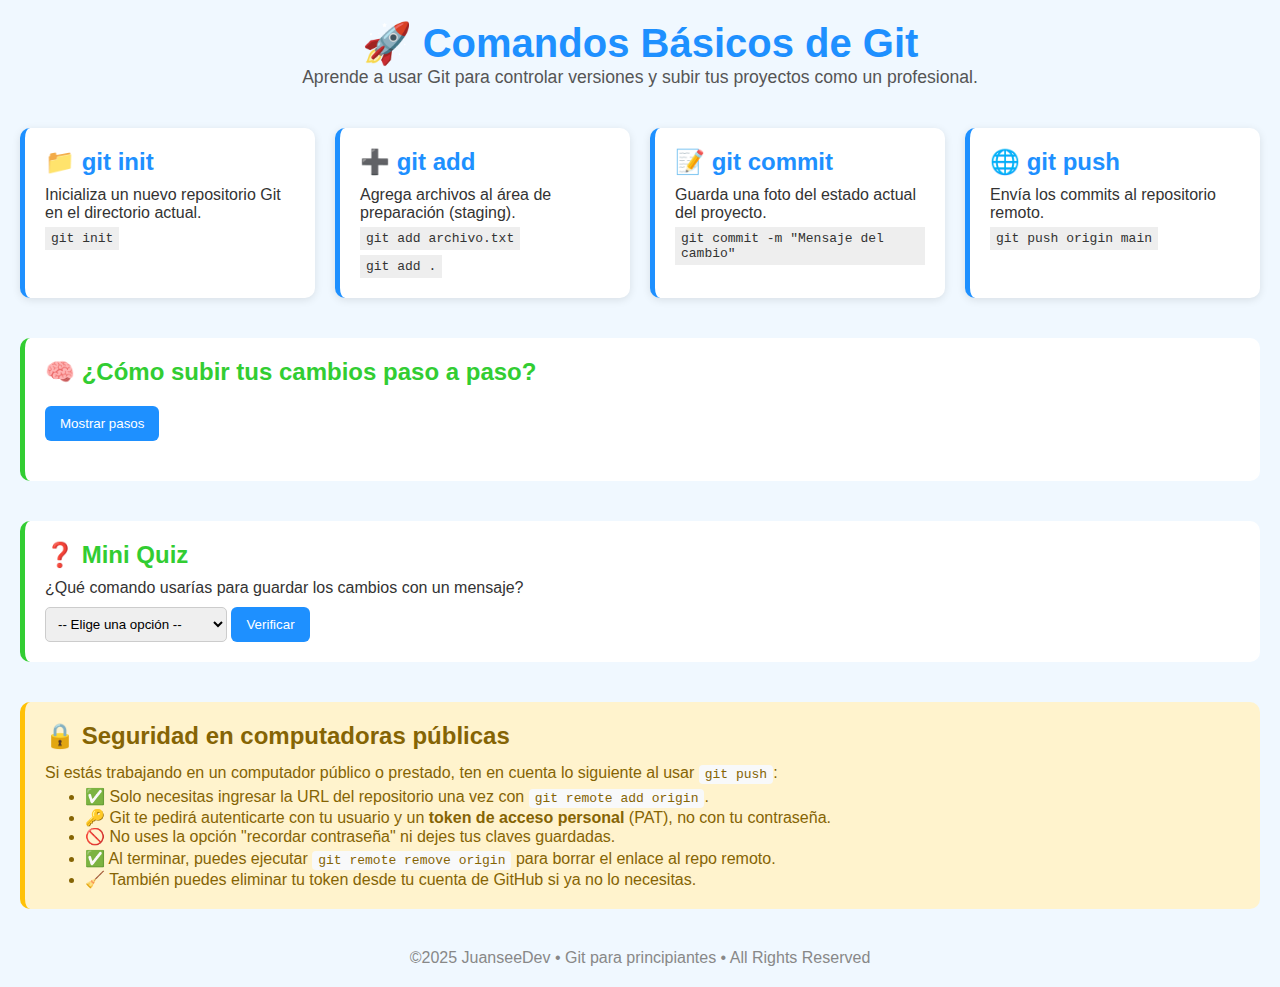
<file: index.html>
<!DOCTYPE html>
<html lang="es">

<head>
    <meta charset="UTF-8" />
    <meta name="viewport" content="width=device-width, initial-scale=1.0" />
    <title>Comandos Básicos de Git</title>
    <link rel="stylesheet" href="styles.css" />
    <link rel="icon" href="https://img.icons8.com/ios_filled/512/FFFFFF/github.png">
</head>

<body>
    <header>
        <h1>🚀 Comandos Básicos de Git</h1>
        <p>Aprende a usar Git para controlar versiones y subir tus proyectos como un profesional.</p>
    </header>

    <section class="contenedor">
        <div class="tarjeta">
            <h2>📁 git init</h2>
            <p>Inicializa un nuevo repositorio Git en el directorio actual.</p>
            <code>git init</code>
        </div>
        <div class="tarjeta">
            <h2>➕ git add</h2>
            <p>Agrega archivos al área de preparación (staging).</p>
            <code>git add archivo.txt</code><br />
            <code>git add .</code>
        </div>
        <div class="tarjeta">
            <h2>📝 git commit</h2>
            <p>Guarda una foto del estado actual del proyecto.</p>
            <code>git commit -m "Mensaje del cambio"</code>
        </div>
        <div class="tarjeta">
            <h2>🌐 git push</h2>
            <p>Envía los commits al repositorio remoto.</p>
            <code>git push origin main</code>
        </div>
    </section>

    <section class="flujo">
        <h2>🧠 ¿Cómo subir tus cambios paso a paso?</h2>
        <button onclick="mostrarFlujo()" style="margin-bottom: 20px;">Mostrar pasos</button>
        <div id="pasos" style="display:none;">
            <ol>
                <li>📂 Modifica o crea un archivo.</li>
                <li>➕ Agrega los cambios: <code>git add archivo.txt</code></li>
                <li>📝 Haz un commit: <code>git commit -m "Tu mensaje"</code></li>
                <li>🚀 Súbelos al repositorio: <code>git push origin main</code></li>
            </ol>
        </div>
    </section>

    <section class="quiz">
        <h2>❓ Mini Quiz</h2>
        <p>¿Qué comando usarías para guardar los cambios con un mensaje?</p>
        <select id="respuesta">
            <option value="">-- Elige una opción --</option>
            <option value="add">git add</option>
            <option value="commit">git commit -m "mensaje"</option>
            <option value="push">git push</option>
        </select>
        <button onclick="verificar()">Verificar</button>
        <p id="resultado"></p>
    </section>

    <section class="seguridad">
        <h2>🔒 Seguridad en computadoras públicas</h2>
        <p>Si estás trabajando en un computador público o prestado, ten en cuenta lo siguiente al usar
            <code>git push</code>:</p>
        <ul>
            <li>✅ Solo necesitas ingresar la URL del repositorio una vez con <code>git remote add origin</code>.</li>
            <li>🔑 Git te pedirá autenticarte con tu usuario y un <strong>token de acceso personal</strong> (PAT), no
                con tu contraseña.</li>
            <li>🚫 No uses la opción "recordar contraseña" ni dejes tus claves guardadas.</li>
            <li>✅ Al terminar, puedes ejecutar <code>git remote remove origin</code> para borrar el enlace al repo
                remoto.</li>
            <li>🧹 También puedes eliminar tu token desde tu cuenta de GitHub si ya no lo necesitas.</li>
        </ul>
    </section>


    <footer>
        <p>©2025 JuanseeDev • Git para principiantes • All Rights Reserved</p>
    </footer>

    <script>
        function mostrarFlujo() {
            document.getElementById("pasos").style.display = "block";
        }

        function verificar() {
            const resp = document.getElementById("respuesta").value;
            const resultado = document.getElementById("resultado");
            if (resp === "commit") {
                resultado.innerText = "✅ ¡Correcto! Ese es el comando para guardar cambios.";
                resultado.style.color = "green";
            } else if (resp === "") {
                resultado.innerText = "⏳ Por favor selecciona una opción.";
                resultado.style.color = "gray";
            } else {
                resultado.innerText = "❌ No es correcto. Intenta de nuevo.";
                resultado.style.color = "red";
            }
        }
    </script>
</body>

</html>
</file>
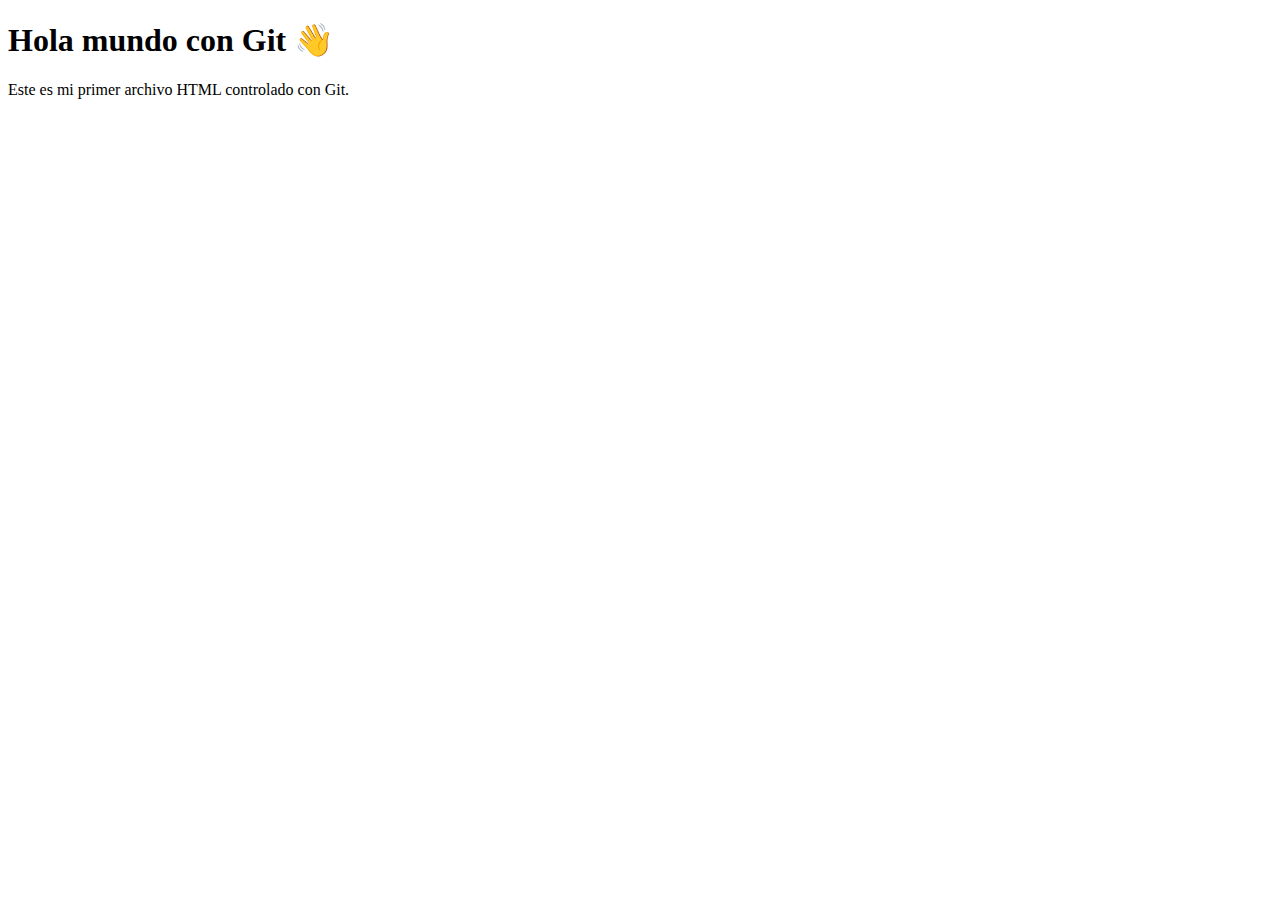
<file: ejemplo.html>
<!DOCTYPE html>
<html lang="es">
<head>
  <meta charset="UTF-8">
  <meta name="viewport" content="width=device-width, initial-scale=1.0">
  <title>Mi Primera Página con Git</title>
</head>
<body>
  <h1>Hola mundo con Git 👋</h1>
  <p>Este es mi primer archivo HTML controlado con Git.</p>
</body>
</html>
</file>
<file: styles.css>
* {
  margin: 0;
  padding: 0;
  box-sizing: border-box;
}

body {
  font-family: Arial, sans-serif;
  background: #f0f8ff;
  color: #333;
  padding: 20px;
}

header {
  text-align: center;
  margin-bottom: 40px;
}

header h1 {
  font-size: 2.5rem;
  color: #1e90ff;
}

header p {
  font-size: 1.1rem;
  color: #555;
}

.contenedor {
  display: grid;
  grid-template-columns: repeat(auto-fit, minmax(250px, 1fr));
  gap: 20px;
}

.tarjeta {
  background: white;
  padding: 20px;
  border-left: 5px solid #1e90ff;
  border-radius: 10px;
  box-shadow: 0 2px 8px rgba(0,0,0,0.1);
}

.tarjeta h2 {
  color: #1e90ff;
  margin-bottom: 10px;
}

code {
  background-color: #eee;
  padding: 4px 6px;
  display: inline-block;
  margin-top: 5px;
  font-family: monospace;
}

.flujo, .quiz {
  margin-top: 40px;
  background-color: #fff;
  padding: 20px;
  border-left: 5px solid #32cd32;
  border-radius: 10px;
}

.flujo h2, .quiz h2 {
  color: #32cd32;
  margin-bottom: 10px;
}

button {
  background-color: #1e90ff;
  color: white;
  padding: 10px 15px;
  border: none;
  border-radius: 6px;
  cursor: pointer;
  margin-top: 10px;
}

button:hover {
  background-color: #1c86ee;
}

select {
  padding: 8px;
  margin-top: 10px;
  border-radius: 5px;
  border: 1px solid #ccc;
}

pre, ol {
  background-color: #efefef;
  padding: 15px;
  border-radius: 5px;
  font-size: 1rem;
}

li{
    margin-left: 20px;
}

.seguridad {
  background-color: #fff3cd;
  color: #856404;
  border-left: 5px solid #ffc107;
  padding: 20px;
  margin-top: 40px;
  border-radius: 10px;
}

.seguridad h2 {
  margin-bottom: 10px;
}

.seguridad ul {
  padding-left: 20px;
}

.seguridad code {
  background-color: #f8f9fa;
  padding: 2px 6px;
  border-radius: 4px;
}


footer {
  margin-top: 40px;
  text-align: center;
  color: #888;
}
</file>
